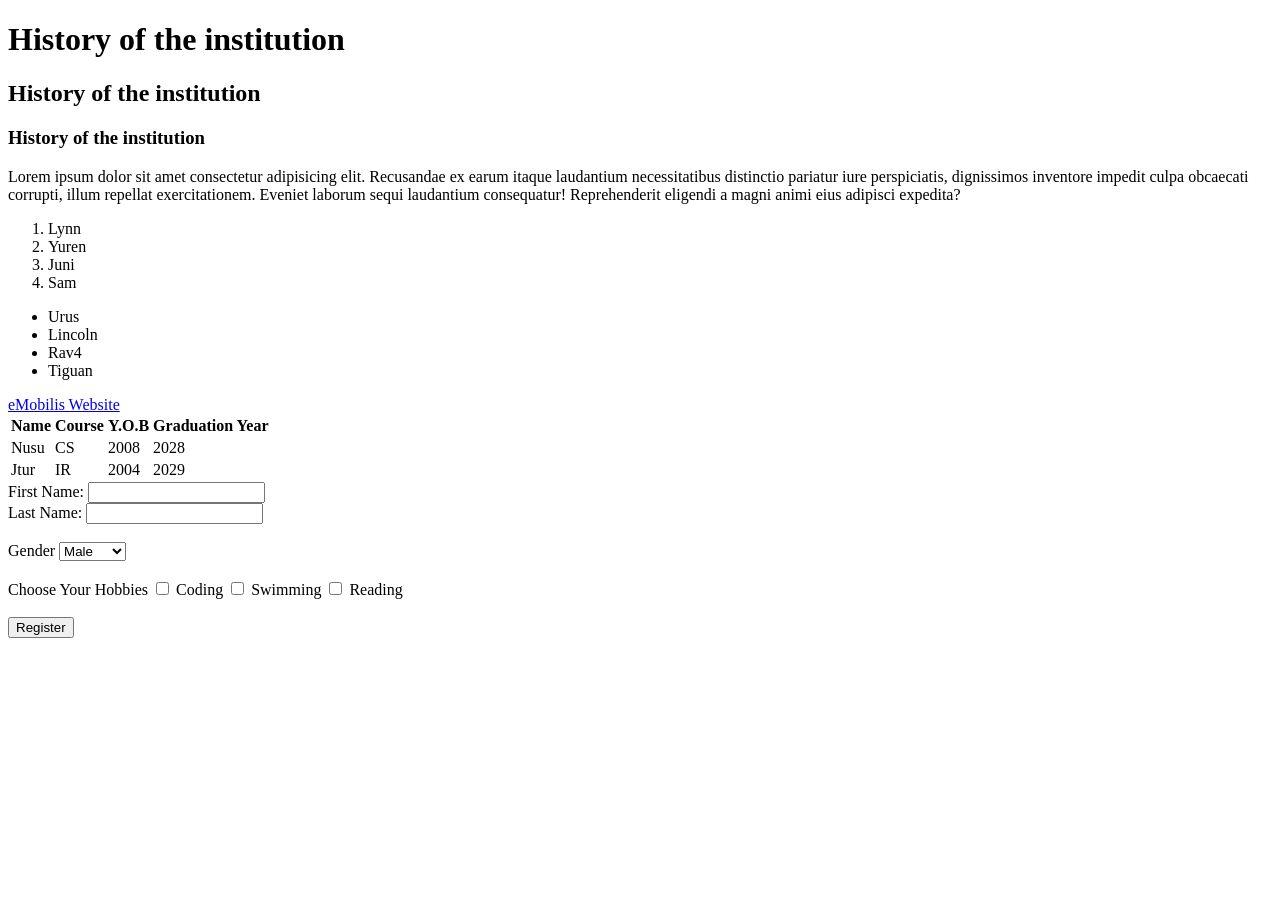
<file: index.html>
<!DOCTYPE html>
<html lang="en">
<head>
    <meta charset="UTF-8">
    <meta name="viewport" content="width=device-width, initial-scale=1.0">
    <title>Home-My School Website</title>
</head>
<body>
    <h1>History of the institution</h1>
    <h2>History of the institution</h2>
    <h3>History of the institution</h3>
    <p>Lorem ipsum dolor sit amet consectetur adipisicing elit. Recusandae ex earum itaque laudantium necessitatibus distinctio pariatur iure perspiciatis, dignissimos inventore impedit culpa obcaecati corrupti, illum repellat exercitationem. Eveniet laborum sequi laudantium consequatur! Reprehenderit eligendi a magni animi eius adipisci expedita?</p>

    <ol>
        <li>Lynn</li>
        <li>Yuren</li>
        <li>Juni</li>
        <li>Sam</li>
    </ol>
    <ul>
        <li>Urus</li>
        <li>Lincoln</li>
        <li>Rav4</li>
        <li>Tiguan</li>
    </ul>

    <a href="https://emobilis.ac.ke/" target="_blank">eMobilis Website</a>

    <table>
        <thead>
            <tr>
                <th>Name</th>
                <th>Course</th>
                <th>Y.O.B</th>
                <th>Graduation Year</th>
            </tr>
        </thead>
        <tbody>
            <tr>
                <td>Nusu</td>
                <td>CS</td>
                <td>2008</td>
                <td>2028</td>
            </tr>
            <tr>
                <td>Jtur</td>
                <td>IR</td>
                <td>2004</td>
                <td>2029</td>
            </tr>
        </tbody>
    </table>
<form action="">
    <label for="firstname">First Name:</label>
    <input type="text" id="firstname" name="firstname">
    <br>

    <label for="lastname">Last Name:</label>
    <input type="text" id="lastname" name="lastname">
    <br> <br>
    <label for="gender">Gender</label>
    <select name="gender" id="gender">
        <option value="male">Male</option>
        <option value="female">Female</option>
        <option value="other">Other</option>
    </select>
    <br> <br>
    <label for="">Choose Your Hobbies</label>
    <input type="checkbox" id="coding" name="hobby" value="coding">
    <label for="coding">Coding</label>

    <input type="checkbox" id="swimming" name="hobby" value="swimming">
    <label for="swimming">Swimming</label>

    <input type="checkbox" id="reading" name="hobby" value="reading">
    <label for="reading">Reading</label>
    <br> <br>
    <button type="submit">Register</button>
</form>

</body>
</html>
</file>
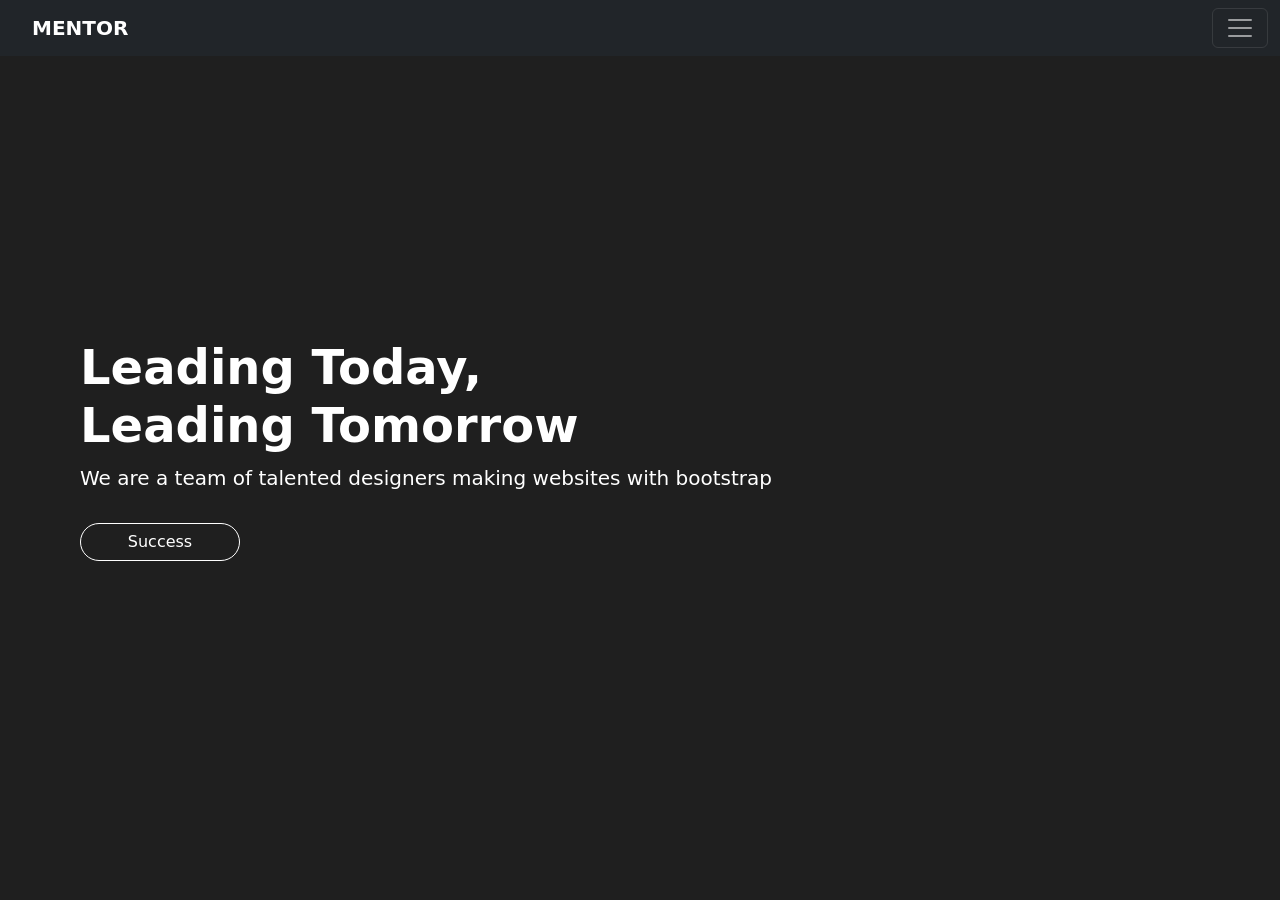
<file: assignment.html>
<!DOCTYPE html>
<html lang="en">
<head>
    <meta charset="UTF-8">
    <meta name="viewport" content="width=device-width, initial-scale=1.0">
    <title>Mentor</title>
    <link rel="stylesheet" href="assets/style.css">
    <link rel="stylesheet" href="https://cdn.jsdelivr.net/npm/bootstrap@5.3.8/dist/css/bootstrap.min.css">
</head>
<body>
    <section>
   <nav class="navbar navbar-dark bg-dark fixed-top">
  <div class="container-fluid">
    <a class="navbar-brand" href="#">Mentor</a>
    <button class="navbar-toggler" type="button" data-bs-toggle="offcanvas" data-bs-target="#offcanvasDarkNavbar" aria-controls="offcanvasDarkNavbar" aria-label="Toggle navigation">
      <span class="navbar-toggler-icon"></span>
    </button>
    <div class="offcanvas offcanvas-end text-bg-dark" tabindex="-1" id="offcanvasDarkNavbar" aria-labelledby="offcanvasDarkNavbarLabel">
      <div class="offcanvas-header">
        <h5 class="offcanvas-title" id="offcanvasDarkNavbarLabel">Our Staff</h5>
        <button type="button" class="btn-close btn-close-white" data-bs-dismiss="offcanvas" aria-label="Close"></button>
      </div>
      <div class="offcanvas-body">
        <ul class="navbar-nav justify-content-end flex-grow-1 pe-3">
          <li class="nav-item">
            <a class="nav-link active" aria-current="page" href="#">Home</a>
          </li>
          <li class="nav-item">
            <a class="nav-link" href="#">Our Channels</a>
          </li>
          <li class="nav-item dropdown">
            <a class="nav-link dropdown-toggle" href="#" role="button" data-bs-toggle="dropdown" aria-expanded="false">
              Dropdown
            </a>
            <ul class="dropdown-menu dropdown-menu-dark">
              <li><a class="dropdown-item" href="#">Travels</a></li>
              <li><a class="dropdown-item" href="#">About US</a></li>
              <li>
                <hr class="dropdown-divider">
              </li>
              <li><a class="dropdown-item" href="#">Our Mission</a></li>
            </ul>
          </li>
        </ul>
        <form class="d-flex mt-3" role="search">
          <input class="form-control me-2" type="search" placeholder="Search" aria-label="Search"/>
          <button class="btn btn-success" type="submit">Search</button>
        </form>
      </div>
    </div>
  </div>
</nav>
    </section>

    <!-- Hero Section --> 
<section>
    <div class="assign">
        <h1>Leading Today, <br> Leading Tomorrow</h1>
        <p>We are a team of talented designers making websites with bootstrap</p>
        <button type="button" class="btn btn-outline-success">Success</button>
    </div>
</section>

    <script src="https://cdn.jsdelivr.net/npm/bootstrap@5.3.8/dist/js/bootstrap.bundle.min.js"></script>
</body>
</html>
</file>
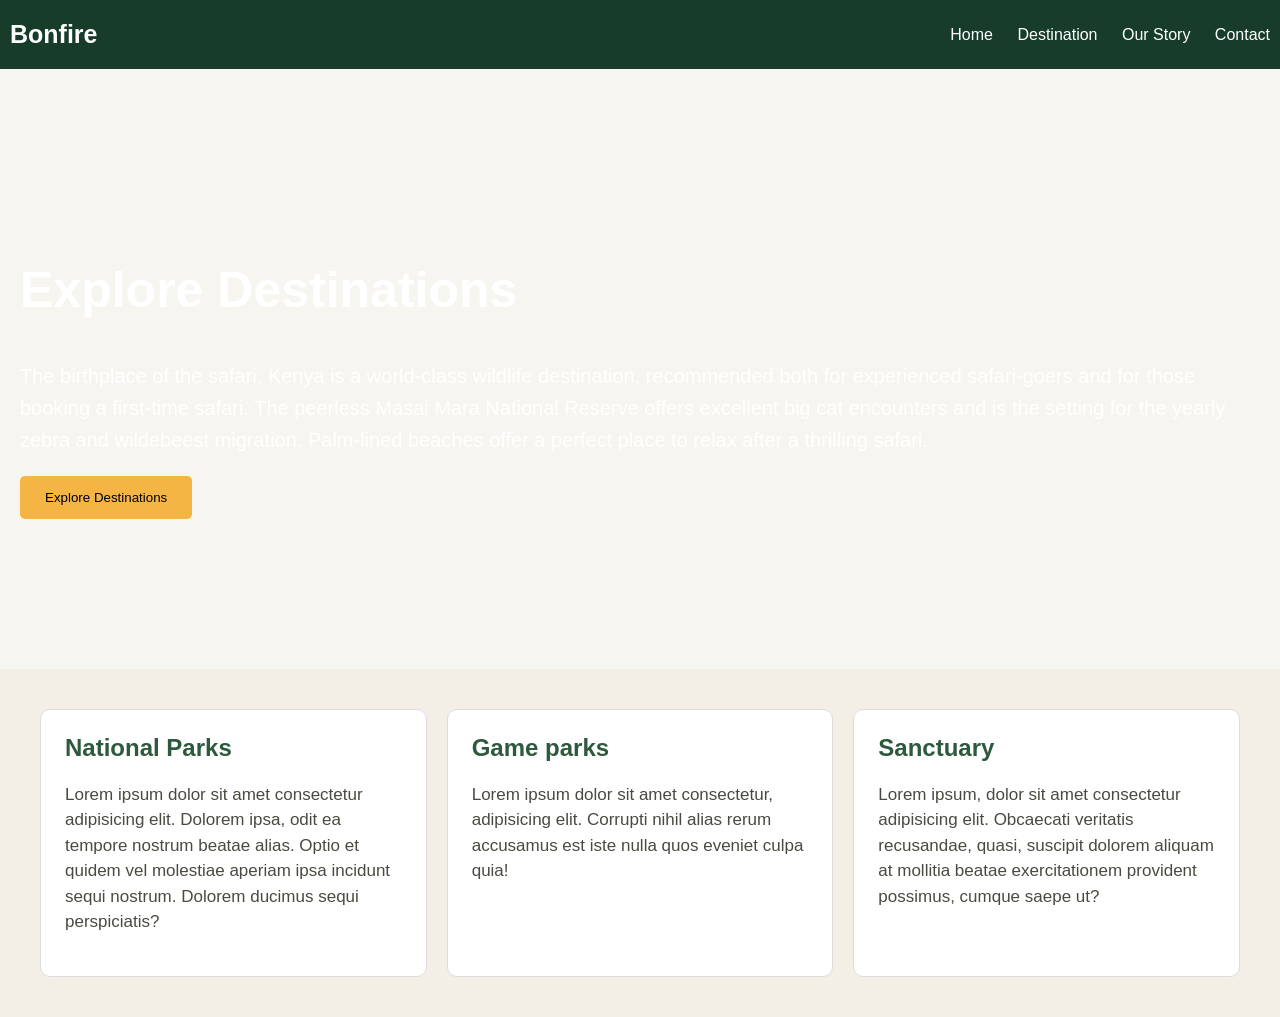
<file: home.html>
<!DOCTYPE html>
<html lang="en">
<head>
    <meta charset="UTF-8">
    <meta name="viewport" content="width=device-width, initial-scale=1.0">
    <title>Bonfire- Explore Nature</title>
    <link rel="stylesheet" href="assets/style.css">
</head>
<body>
    <!-- Navigation-Section -->
     <nav>
        <div class="logo">Bonfire</div>
        <div>
            <a href="">Home</a>
            <a href="">Destination</a>
            <a href="">Our Story</a>
            <a href="">Contact</a>
        </div>
     </nav>
     
     <!-- Hero section -->
      <section class="hero">
        <div>
            <h1>Explore Destinations</h1>
            <p>The birthplace of the safari, Kenya is a world-class wildlife destination, recommended both for experienced safari-goers and for those booking a first-time safari. The peerless Masai Mara National Reserve offers excellent big cat encounters and is the setting for the yearly zebra and wildebeest migration. Palm-lined beaches offer a perfect place to relax after a thrilling safari.</p>
            <button>Explore Destinations</button>
        </div>
        </section>
        <!-- Hero2 Section -->
        <section class="about">
        <div>
            <h1>National Parks</h1>
            <p>Lorem ipsum dolor sit amet consectetur adipisicing elit. Dolorem ipsa, odit ea tempore nostrum beatae alias. Optio et quidem vel molestiae aperiam ipsa incidunt sequi nostrum. Dolorem ducimus sequi perspiciatis?</p>
        </div>
        <div>
            <h1>Game parks</h1>
            <p>Lorem ipsum dolor sit amet consectetur, adipisicing elit. Corrupti nihil alias rerum accusamus est iste nulla quos eveniet culpa quia!</p>

        </div>
        <div>
            <h1>Sanctuary</h1>
            <p>Lorem ipsum, dolor sit amet consectetur adipisicing elit. Obcaecati veritatis recusandae, quasi, suscipit dolorem aliquam at mollitia beatae exercitationem provident possimus, cumque saepe ut?</p>
        </div>
      </section>
</body>
</html>
</file>
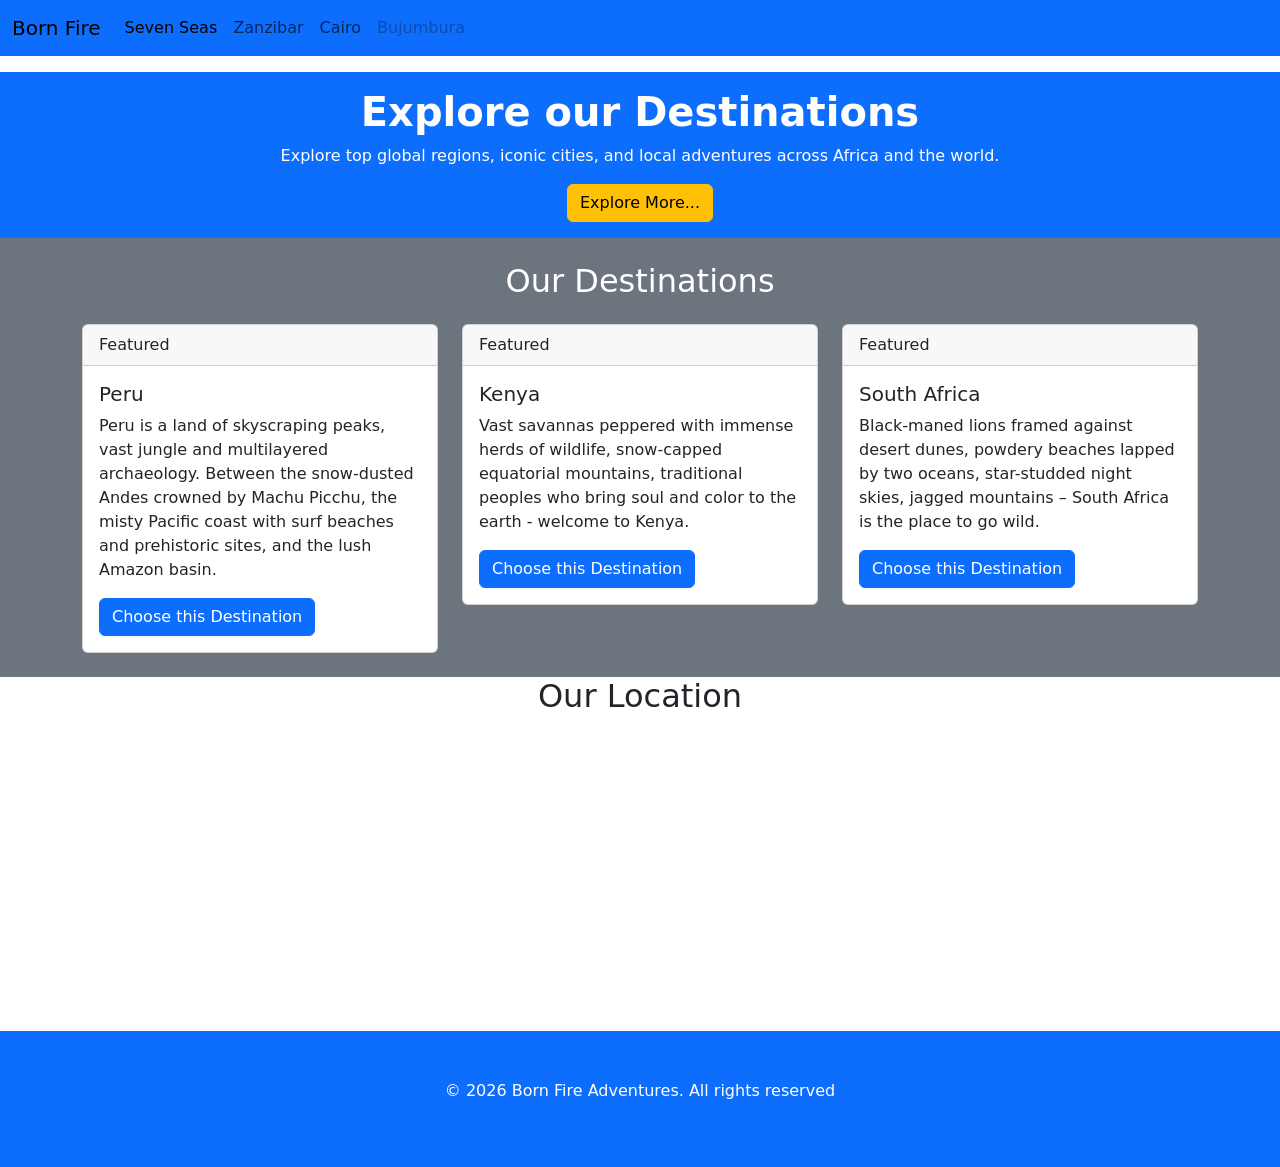
<file: assets/bootstrap.html>
<!DOCTYPE html>
<html lang="en">
<head>
    <meta charset="UTF-8">
    <meta name="viewport" content="width=device-width, initial-scale=1.0">
    <title>Born Fire</title>
    <link rel="stylesheet" href="https://cdn.jsdelivr.net/npm/bootstrap@5.3.8/dist/css/bootstrap.min.css">
</head>
<body>
    <nav class="navbar navbar-expand-lg bg-primary">
  <div class="container-fluid">
    <a class="navbar-brand" href="#">Born Fire</a>
    <button class="navbar-toggler" type="button" data-bs-toggle="collapse" data-bs-target="#navbarNav" aria-controls="navbarNav" aria-expanded="false" aria-label="Toggle navigation">
      <span class="navbar-toggler-icon"></span>
    </button>
    <div class="collapse navbar-collapse" id="navbarNav">
      <ul class="navbar-nav">
        <li class="nav-item">
          <a class="nav-link active" aria-current="page" href="#">Seven Seas</a>
        </li>
        <li class="nav-item">
          <a class="nav-link" href="#">Zanzibar</a>
        </li>
        <li class="nav-item">
          <a class="nav-link" href="#">Cairo</a>
        </li>
        <li class="nav-item">
          <a class="nav-link disabled" aria-disabled="true">Bujumbura</a>
        </li>
      </ul>
    </div>
  </div>
</nav>

<!-- Hero Section -->
 <section class="bg-primary text-center mt-3 text-white py-3">
    <div class="container">
        <h1 class="fw-bold">Explore our Destinations</h1>
        <p>Explore top global regions, iconic cities, and local adventures across Africa and the world.</p>
        <a href="" class="btn btn-warning">Explore More...</a>
    </div>
 </section>

 <!-- Main Section -->
<section class="bg-secondary py-4">
    <div class="container">
        <h2 class="text-center text-white mb-4">Our Destinations</h2>
        <div class="row">
            <div class="col-md-4 col-sm-4"><div class="card">
  <div class="card-header">
    Featured
  </div>
  <div class="card-body">
    <h5 class="card-title">Peru</h5>
    <p class="card-text">Peru is a land of skyscraping peaks, vast jungle and multilayered archaeology. Between the snow-dusted Andes crowned by Machu Picchu, the misty Pacific coast with surf beaches and prehistoric sites, and the lush Amazon basin. </p>
    <a href="#" class="btn btn-primary">Choose this Destination</a>
  </div>
</div></div>
            <div class="col-md-4 col-sm-4"><div class="card">
  <div class="card-header">
    Featured
  </div>
  <div class="card-body">
    <h5 class="card-title">Kenya</h5>
    <p class="card-text">Vast savannas peppered with immense herds of wildlife, snow-capped equatorial mountains, traditional peoples who bring soul and color to the earth - welcome to Kenya. </p>
    <a href="#" class="btn btn-primary">Choose this Destination</a>
  </div>
</div></div>
            <div class="col-md-4 col-sm-4"><div class="card">
  <div class="card-header">
    Featured
  </div>
  <div class="card-body">
    <h5 class="card-title">South Africa</h5>
    <p class="card-text">Black-maned lions framed against desert dunes, powdery beaches lapped by two oceans, star-studded night skies, jagged mountains – South Africa is the place to go wild.</p>
    <a href="#" class="btn btn-primary">Choose this Destination</a>
  </div>
</div></div>
        </div>
    </div>
</section>

<!-- Google map -->
<section class="container text-center">
    <div>
        <h2>Our Location</h2>
        <iframe src="https://www.google.com/maps/embed?pb=!1m18!1m12!1m3!1d3988.846296265206!2d36.79814063850299!3d-1.2647608073685166!2m3!1f0!2f0!3f0!3m2!1i1024!2i768!4f13.1!3m3!1m2!1s0x182f1741d28f6777%3A0xc89ebb559b0da912!2seMobilis%20Technology%20Training%20Institute!5e0!3m2!1sen!2ske!4v1792060289377!5m2!1sen!2ske" width="100%" height="300" style="border:0;" allowfullscreen="" loading="lazy" referrerpolicy="strict-origin-when-cross-origin"></iframe>
    </div>
</section>

<!-- footer -->
 <footer class="bg-primary text-white text-center py-5">
  <p>&copy; 2026 Born Fire Adventures. All rights reserved</p>
 </footer>

    <script src="https://cdn.jsdelivr.net/npm/bootstrap@5.3.8/dist/js/bootstrap.bundle.min.js"></script>
</body>
</html>
</file>
<file: assets/style.css>
body{
    margin: 0;
    background-color: #f7f5ef;
    font-family: Arial, sans-serif;
    color: #262626;
}
nav{
    display: flex;
    justify-content: space-between;
    align-items: center;
    background-color: #173d2a;
    padding: 20px 10px;
}
.logo{
    color: white;
    font-size: 25px;
    font-weight: bold;
}
nav a{
    color:white;
    text-decoration:none;
    margin-left: 20px;
}
.hero{
    min-height: 480px;
    background-image: url("https://images.pexels.com/photos/7710399/pexels-photo-7710399.jpeg");
    background-size: cover;
    background-position: center;
    display: flex;
    align-items: center;
    padding: 60px 20px;
    color: white;
    max-width: 6000px;
}
.hero h1{
    font-size: 50px;
}
.hero p{
    font-size: 20px;
    line-height: 1.6;
}
.hero button{
    background-color: #f5b544;
    color: black;
    border: none;
    padding: 14px 25px;
    border-radius: 5px;
    cursor: pointer;
}
.about{
    display: flex;
    padding: 40px;
    gap: 20px;
    background: #f3efe6;
    cursor: auto;
}
.about h1{
    color: #2d5a3d;
    margin-top: 0;
}
.about p{
    font-size: 17px;
    line-height: 1.5;
    color:  #4a4a42;
}
.about > div{
    border: 1px solid #ddd;
    border-radius: 10px;
    background-color:  #ffffff;
    flex: 1;
    padding: 24px;
    transition: transform 0.3s ease, box-shadow 0.3s ease;

}

.hero-contact{
    background-color: #173d2a;
    color: white;
    text-align: center;
    padding: 45px 20px;
}
.hero-contact h1{

}
.hero-contact p{

}
.container{
    display: flex;
    gap: 40px;
    padding: 50px;
}
.left{
    background-color: #173d2a;
    padding: 20px;
    flex: 1;
}
.right{
background-color: #173d2a;
    padding: 20px;
    flex: 1;
}
.left img{
    width: 100%;
    height: 400px;
    border-radius: 10px;
}
label{
    display: block;
}

/* Navbar */
.navbar-brand {
  color: #558f66;
  font-weight: bold;
  text-transform: uppercase;
}

/* Hero */
.assign {
  height: 100vh;
  padding: 0 80px;
  display: flex;
  flex-direction: column;
  justify-content: center;
  color: white;
background-image: linear-gradient(rgba(0,0,0,0.4), rgba(0,0,0,0.4)),
                    url("https://images.pexels.com/photos/17602827/pexels-photo-17602827.jpeg");
 background-color: #333;
  background-repeat: no-repeat;
  background-size: cover;
}

.assign h1 {
  font-size: 48px;
  font-weight: bold;
}

.assign p {
  font-size: 20px;
  margin-bottom: 30px;
}

.assign .btn {
  width: 160px;
  color: white;
  border-color: white;
  border-radius: 50px;
}

.assign .btn:hover {
  background-color: #5fcf80;
  border-color: #5fcf80;
}
</file>
